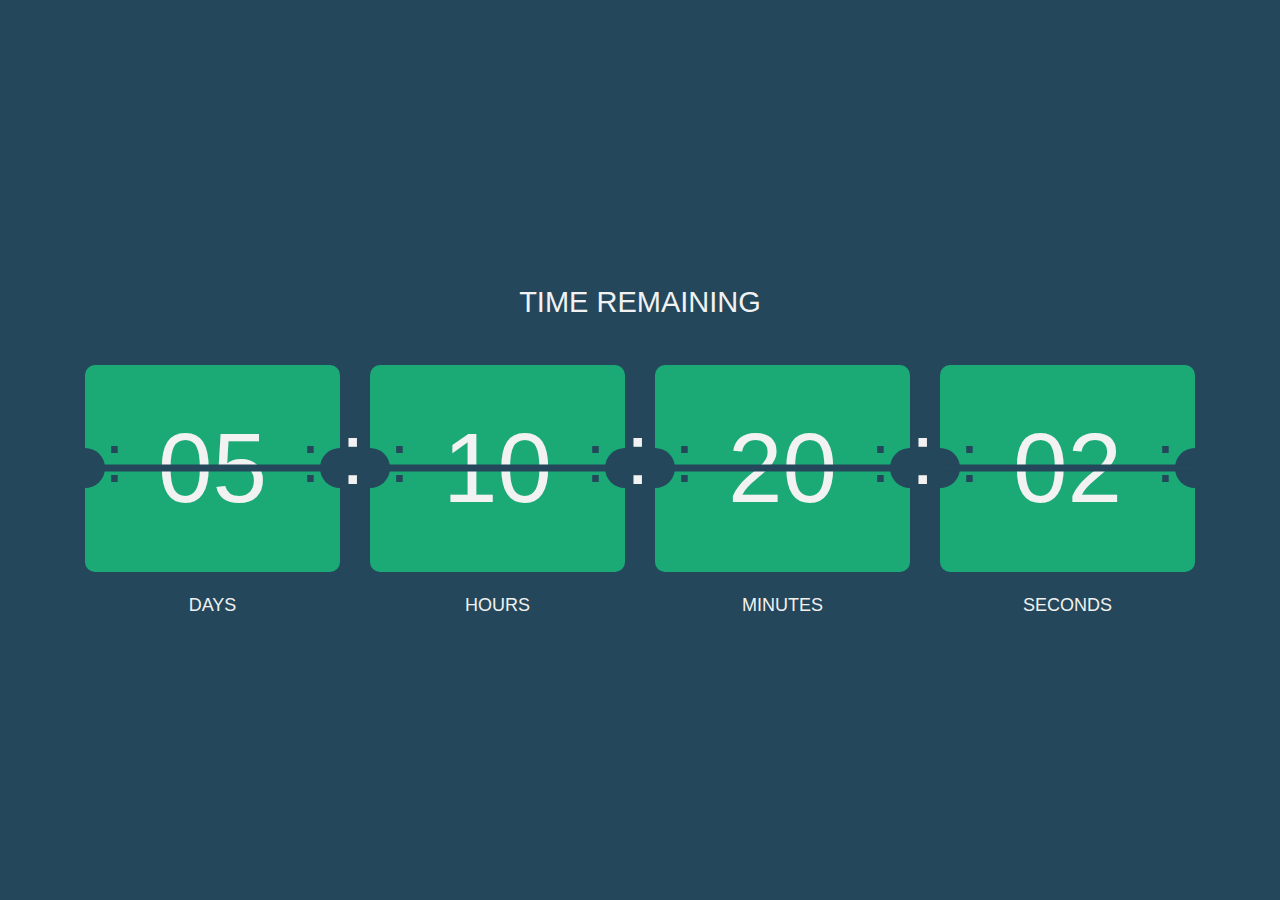
<file: index.html>
<!DOCTYPE html>
<html lang="en">

<head>
    <meta charset="UTF-8">
    <meta http-equiv="X-UA-Compatible" content="IE=edge">
    <meta name="viewport" content="width=device-width, initial-scale=1.0">
    <title>Time Countdown</title>
    <!-- css bootstrap -->
    <link rel="stylesheet" href="./assets/css/bootstrap.min.css">
    <!-- css custom -->
    <link rel="stylesheet" href="./assets/css/base.css">
    <link rel="stylesheet" href="./assets/css/main.css">
</head>

<body>
    <div class="container">
        <div class="heading">TIME REMAINING</div>
        <div class="row time-countdown text-center">
            <!-- days -->
            <div class="col-lg-3 col-md-6 col-12 time-item">
                <div class="time"><span class=" days">5</span>
                    <div class="line"></div>
                    <div class="separating-black s-left">:</div>
                    <div class="separating-black s-right">:</div>
                    <div class="circle c-left"></div>
                    <div class="circle c-right"></div>
                </div>
                <div class="separating d-none d-md-block">:</div>
                <div class="title">days</div>
            </div>
            <!-- hour -->
            <div class="col-lg-3 col-md-6 col-12 time-item">
                <div class="time "><span class="hour">10</span>
                    <div class="line"></div>
                    <div class="separating-black s-left">:</div>
                    <div class="separating-black s-right">:</div>
                    <div class="circle c-left"></div>
                    <div class="circle c-right"></div>
                </div>
                <div class="separating d-none d-lg-block">:</div>
                <div class="title">HOURS</div>
            </div>
            <!-- min -->
            <div class="col-lg-3 col-md-6 col-12 time-item">
                <div class="time "><span class="min">20</span>
                    <div class="line"></div>
                    <div class="separating-black s-left">:</div>
                    <div class="separating-black s-right">:</div>
                    <div class="circle c-left"></div>
                    <div class="circle c-right"></div>
                </div>
                <div class="separating d-none d-md-block">:</div>
                <div class="title">MINUTES</div>
            </div>
            <!-- sec -->
            <div class="col-lg-3 col-md-6 col-12 time-item">
                <div class="time "><span class="sec">2</span>
                    <div class="separating-black s-left">:</div>
                    <div class="separating-black s-right">:</div>
                    <div class="circle c-left"></div>
                    <div class="circle c-right"></div>
                    <div class="line"></div>
                </div>
                <div class="title">SECONDS</div>
            </div>
        </div>
    </div>

    <!-- js -->
    <script src="./assets/js/jquery.min.js"></script>
    <script src="./assets/js/bootstrap.bundle.min.js"></script>
    <script src="./assets/js/popper.min.js"></script>
    <!-- custom -->
    <script src="./assets/js/main.js"></script>
</body>

</html>
</file>
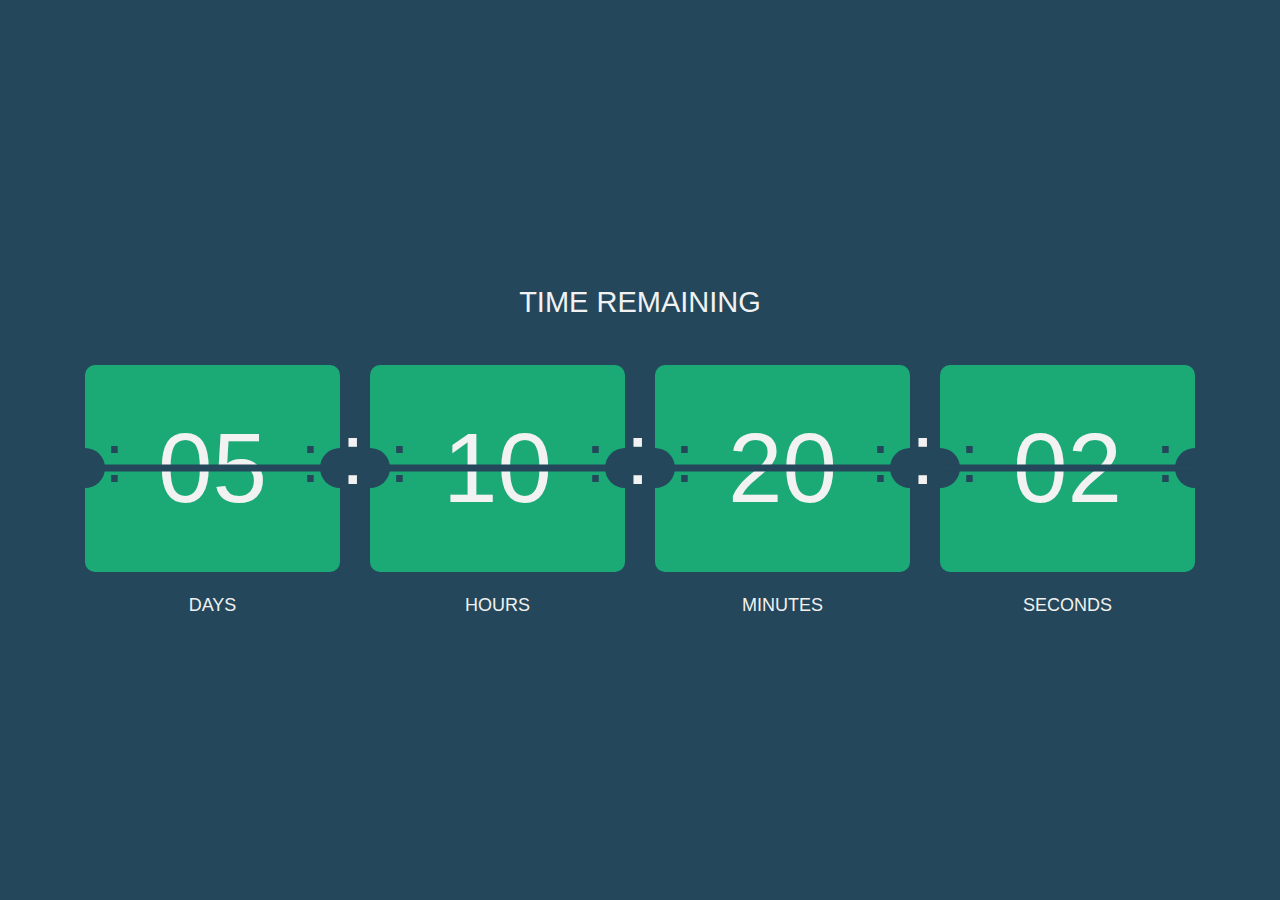
<file: time-countdown.html>
<!DOCTYPE html>
<html lang="en">

<head>
    <meta charset="UTF-8">
    <meta http-equiv="X-UA-Compatible" content="IE=edge">
    <meta name="viewport" content="width=device-width, initial-scale=1.0">
    <title>Time Countdown</title>
    <!-- css bootstrap -->
    <link rel="stylesheet" href="./assets/css/bootstrap.min.css">
    <!-- css custom -->
    <link rel="stylesheet" href="./assets/css/base.css">
    <link rel="stylesheet" href="./assets/css/main.css">
</head>

<body>
    <div class="container">
        <div class="heading">TIME REMAINING</div>
        <div class="row time-countdown text-center">
            <!-- days -->
            <div class="col-lg-3 col-md-6 col-12 time-item">
                <div class="time"><span class=" days">5</span>
                    <div class="line"></div>
                    <div class="separating-black s-left">:</div>
                    <div class="separating-black s-right">:</div>
                    <div class="circle c-left"></div>
                    <div class="circle c-right"></div>
                </div>
                <div class="separating d-none d-md-block">:</div>
                <div class="title">days</div>
            </div>
            <!-- hour -->
            <div class="col-lg-3 col-md-6 col-12 time-item">
                <div class="time "><span class="hour">10</span>
                    <div class="line"></div>
                    <div class="separating-black s-left">:</div>
                    <div class="separating-black s-right">:</div>
                    <div class="circle c-left"></div>
                    <div class="circle c-right"></div>
                </div>
                <div class="separating d-none d-lg-block">:</div>
                <div class="title">HOURS</div>
            </div>
            <!-- min -->
            <div class="col-lg-3 col-md-6 col-12 time-item">
                <div class="time "><span class="min">20</span>
                    <div class="line"></div>
                    <div class="separating-black s-left">:</div>
                    <div class="separating-black s-right">:</div>
                    <div class="circle c-left"></div>
                    <div class="circle c-right"></div>
                </div>
                <div class="separating d-none d-md-block">:</div>
                <div class="title">MINUTES</div>
            </div>
            <!-- sec -->
            <div class="col-lg-3 col-md-6 col-12 time-item">
                <div class="time "><span class="sec">2</span>
                    <div class="separating-black s-left">:</div>
                    <div class="separating-black s-right">:</div>
                    <div class="circle c-left"></div>
                    <div class="circle c-right"></div>
                    <div class="line"></div>
                </div>
                <div class="title">SECONDS</div>
            </div>
        </div>
    </div>

    <!-- js -->
    <script src="./assets/js/jquery.min.js"></script>
    <script src="./assets/js/bootstrap.bundle.min.js"></script>
    <script src="./assets/js/popper.min.js"></script>
    <!-- custom -->
    <script src="./assets/js/main.js"></script>
</body>

</html>
</file>
<file: assets/css/base.css>
:root {
    --primary: #000;
}

* {
    margin: 0;
    padding: 0;
    box-sizing: inherit;
}

html {
    font-size: 62.5%;
    box-sizing: border-box;
}

body {
    font-size: 1.6rem;
    font-family: 'Montserrat', sans-serif;
}

a,
a:hover {
    text-decoration: none
}

img {
    width: 100%;
}

input,
button {
    outline: none;
    border: none;
}

ul {
    margin: 0;
    list-style-type: none;
}
</file>
<file: assets/css/main.css>
::selection {
    background-color: #127c55;
    color: #F2F2F2;
}

.disclaimer {
    display: none;
}

body {
    background-color: #24475B;
    display: flex;
    align-items: center;
    justify-content: center;
    height: 100vh;
}

.container .heading {
    font-size: 2.9rem;
    text-align: center;
    color: #F2F2F2;
    text-transform: uppercase;
    margin-bottom: 4rem;
}

.container .time-countdown {
    color: #F2F2F2;
    gap: 1.5rem 0;
}

.container .time-countdown .time-item {
    position: relative;
}

.container .time-countdown .time {
    font-size: 9.8rem;
    background-color: #1BAA76;
    padding: 3rem 0;
    border-radius: 1rem;
    position: relative;
    overflow: hidden;
}

.container .time-countdown .title {
    text-transform: uppercase;
    margin-top: 2rem;
    font-size: 1.8rem;
}

.container .time-countdown .separating {
    font-size: 8.8rem;
    position: absolute;
    top: 40%;
    right: -1rem;
    transform: translateY(-59%);
}

.container .time-countdown .separating-black {
    font-size: 6.8rem;
    position: absolute;
    top: 40%;
    color: #24475B;
    transform: translateY(-40%);
}

.container .time-countdown .s-left {
    left: 2rem;
}

.container .time-countdown .s-right {
    right: 2rem;
}

.container .time-countdown .line {
    position: absolute;
    top: 50%;
    left: 0;
    right: 0;
    transform: translateY(-50%);
    background-color: #24475B;
    height: 0.7rem;
}

.container .time-countdown .circle {
    position: absolute;
    top: 50%;
    background-color: #24475B;
    width: 4rem;
    height: 4rem;
    border-radius: 50%;
}

.container .time-countdown .c-left {
    left: 0;
    transform: translate(-50%, -50%);
}

.container .time-countdown .c-right {
    right: 0;
    transform: translate(50%, -50%);
}

@media screen and (max-width: 768px) {
    body {
        height: auto;
        padding: 5rem 0;
    }
}
</file>
